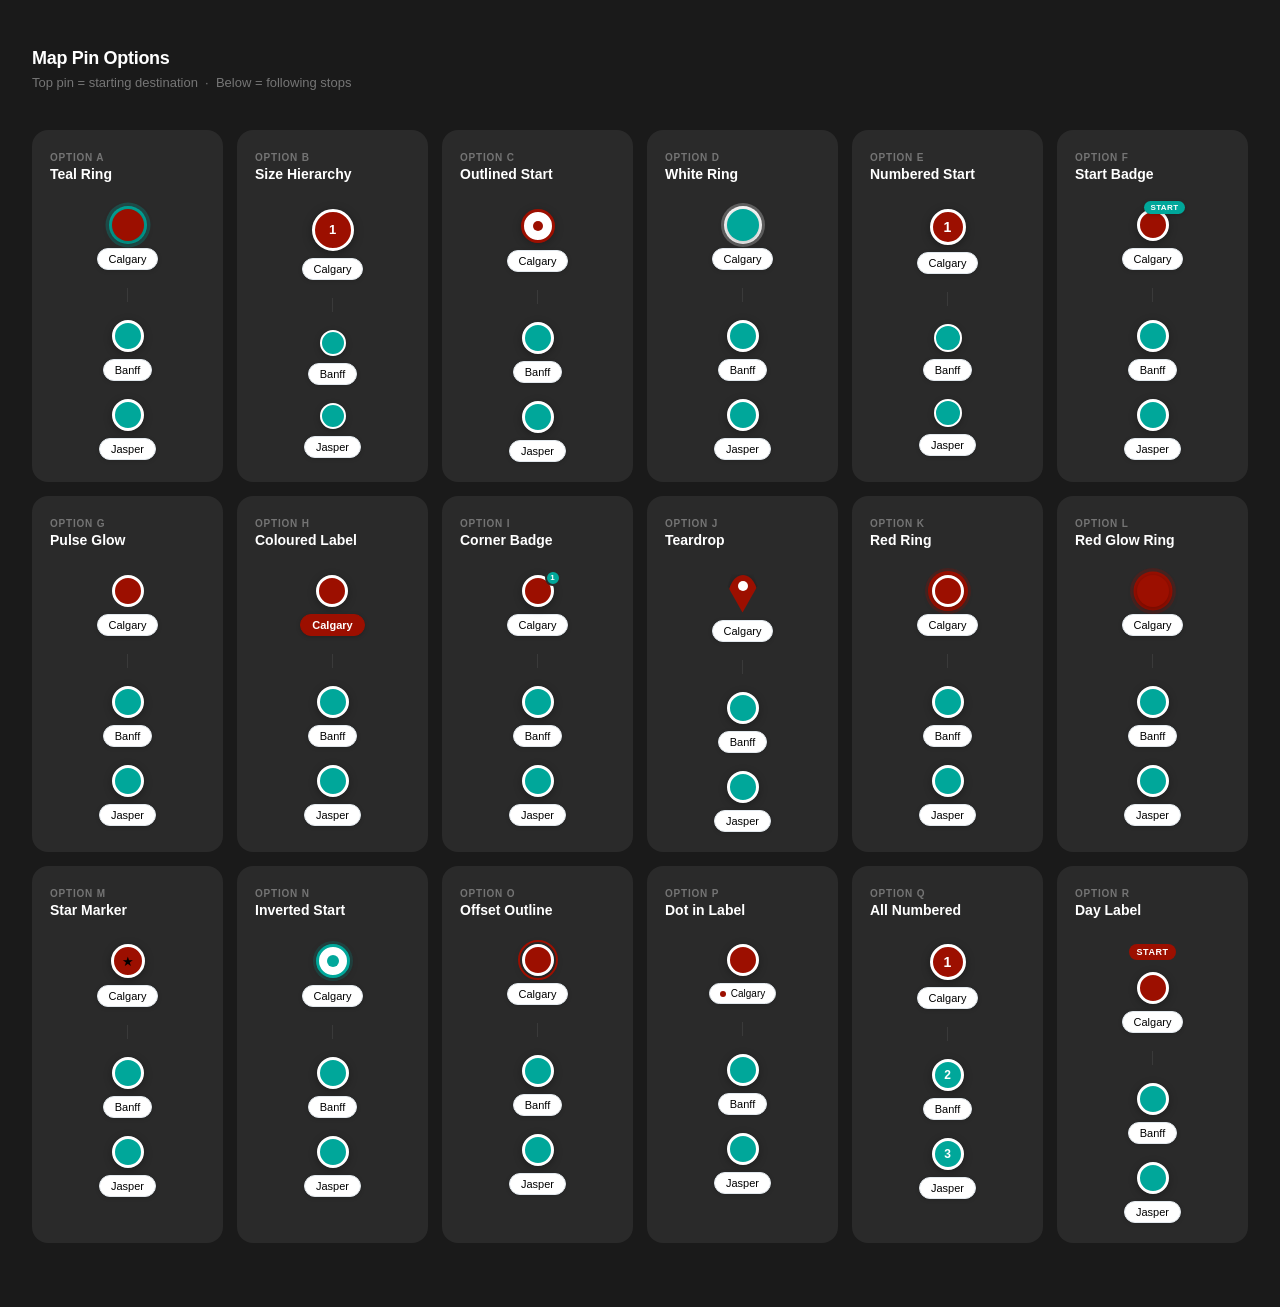
<file: pin-test.html>
<!DOCTYPE html>
<html lang="en">
<head>
  <meta charset="UTF-8">
  <meta name="viewport" content="width=device-width, initial-scale=1">
  <title>Pin Options — TA Itineraries</title>
  <style>
    *, *::before, *::after { box-sizing: border-box; margin: 0; padding: 0; }

    body {
      font-family: -apple-system, BlinkMacSystemFont, 'Segoe UI', sans-serif;
      background: #1A1A1A;
      min-height: 100vh;
      padding: 48px 32px 64px;
    }

    h1 {
      color: #fff;
      font-size: 18px;
      font-weight: 600;
      letter-spacing: -0.3px;
      margin-bottom: 6px;
    }

    .subtitle {
      color: rgba(255,255,255,0.4);
      font-size: 13px;
      margin-bottom: 40px;
    }

    .options-grid {
      display: grid;
      grid-template-columns: repeat(auto-fill, minmax(180px, 1fr));
      gap: 14px;
    }

    .option-card {
      background: #2A2A2A;
      border-radius: 16px;
      padding: 22px 18px 20px;
      display: flex;
      flex-direction: column;
      align-items: center;
    }

    .option-label {
      font-size: 10px;
      font-weight: 700;
      letter-spacing: 0.8px;
      text-transform: uppercase;
      color: rgba(255,255,255,0.35);
      margin-bottom: 3px;
      align-self: flex-start;
    }

    .option-name {
      font-size: 14px;
      font-weight: 600;
      color: #fff;
      margin-bottom: 26px;
      align-self: flex-start;
      line-height: 1.2;
    }

    .pin-col {
      display: flex;
      flex-direction: column;
      align-items: center;
      gap: 18px;
      width: 100%;
    }

    .pin-item {
      display: flex;
      flex-direction: column;
      align-items: center;
      gap: 7px;
    }

    .pin-circle {
      border-radius: 50%;
      display: flex;
      align-items: center;
      justify-content: center;
      flex-shrink: 0;
    }

    .name-pill {
      background: #fff;
      border: 1px solid #E2E8ED;
      border-radius: 100px;
      padding: 4px 11px;
      font-size: 11px;
      font-weight: 500;
      white-space: nowrap;
      color: #000;
      box-shadow: 0 1px 4px rgba(0,0,0,0.15);
    }

    .divider {
      width: 1px;
      height: 14px;
      background: rgba(255,255,255,0.08);
    }

    /* ── A: Teal ring ── */
    .a-start {
      width: 32px; height: 32px;
      background: #9C0F00;
      border: 3px solid transparent;
      box-shadow: 0 2px 8px rgba(0,0,0,0.35), 0 0 0 3px #00A79A, 0 0 0 6.5px rgba(0,167,154,0.28);
    }
    .a-follow {
      width: 32px; height: 32px;
      background: #00A79A;
      border: 3px solid #fff;
      box-shadow: 0 2px 8px rgba(0,0,0,0.3);
    }

    /* ── B: Size hierarchy ── */
    .b-start {
      width: 42px; height: 42px;
      background: #9C0F00;
      border: 3px solid #fff;
      box-shadow: 0 2px 10px rgba(0,0,0,0.35);
      font-size: 13px; font-weight: 700; color: #fff;
      font-family: -apple-system, sans-serif;
    }
    .b-follow {
      width: 26px; height: 26px;
      background: #00A79A;
      border: 2px solid #fff;
      box-shadow: 0 2px 6px rgba(0,0,0,0.25);
    }

    /* ── C: Outlined / hollow start ── */
    .c-start {
      width: 34px; height: 34px;
      background: #fff;
      border: 3px solid #9C0F00;
      box-shadow: 0 2px 8px rgba(0,0,0,0.25);
      position: relative;
    }
    .c-start::after {
      content: '';
      width: 10px; height: 10px;
      border-radius: 50%;
      background: #9C0F00;
      position: absolute;
    }
    .c-follow {
      width: 32px; height: 32px;
      background: #00A79A;
      border: 3px solid #fff;
      box-shadow: 0 2px 8px rgba(0,0,0,0.3);
    }

    /* ── D: All teal + white ring on start ── */
    .d-start {
      width: 32px; height: 32px;
      background: #00A79A;
      border: 3px solid transparent;
      box-shadow: 0 2px 8px rgba(0,0,0,0.3), 0 0 0 3px #fff, 0 0 0 6px rgba(255,255,255,0.25);
    }
    .d-follow {
      width: 32px; height: 32px;
      background: #00A79A;
      border: 3px solid #fff;
      box-shadow: 0 2px 8px rgba(0,0,0,0.3);
    }

    /* ── E: Number on start only ── */
    .e-start {
      width: 36px; height: 36px;
      background: #9C0F00;
      border: 3px solid #fff;
      box-shadow: 0 2px 8px rgba(0,0,0,0.35);
      font-size: 14px; font-weight: 700; color: #fff;
      font-family: -apple-system, sans-serif;
    }
    .e-follow {
      width: 28px; height: 28px;
      background: #00A79A;
      border: 2px solid #fff;
      box-shadow: 0 2px 6px rgba(0,0,0,0.25);
    }

    /* ── F: Start chip badge ── */
    .f-wrap {
      position: relative;
      display: flex;
      flex-direction: column;
      align-items: center;
    }
    .f-start {
      width: 32px; height: 32px;
      background: #9C0F00;
      border: 3px solid #fff;
      box-shadow: 0 2px 8px rgba(0,0,0,0.3);
    }
    .f-badge {
      position: absolute;
      top: -8px;
      right: -16px;
      background: #00A79A;
      color: #fff;
      font-size: 8px;
      font-weight: 700;
      letter-spacing: 0.4px;
      text-transform: uppercase;
      padding: 2px 6px;
      border-radius: 100px;
      white-space: nowrap;
      box-shadow: 0 1px 4px rgba(0,0,0,0.2);
    }
    .f-follow {
      width: 32px; height: 32px;
      background: #00A79A;
      border: 3px solid #fff;
      box-shadow: 0 2px 8px rgba(0,0,0,0.3);
    }

    /* ── G: Pulse animation ── */
    @keyframes pulse {
      0%   { box-shadow: 0 2px 8px rgba(0,0,0,0.3), 0 0 0 0 rgba(0,167,154,0.5); }
      70%  { box-shadow: 0 2px 8px rgba(0,0,0,0.3), 0 0 0 9px rgba(0,167,154,0); }
      100% { box-shadow: 0 2px 8px rgba(0,0,0,0.3), 0 0 0 0 rgba(0,167,154,0); }
    }
    .g-start {
      width: 32px; height: 32px;
      background: #9C0F00;
      border: 3px solid #fff;
      animation: pulse 2s ease-out infinite;
    }
    .g-follow {
      width: 32px; height: 32px;
      background: #00A79A;
      border: 3px solid #fff;
      box-shadow: 0 2px 8px rgba(0,0,0,0.3);
    }

    /* ── H: Coloured name pill on start ── */
    .h-start {
      width: 32px; height: 32px;
      background: #9C0F00;
      border: 3px solid #fff;
      box-shadow: 0 2px 8px rgba(0,0,0,0.3);
    }
    .h-pill-start {
      background: #9C0F00;
      border: 1px solid #9C0F00;
      border-radius: 100px;
      padding: 4px 11px;
      font-size: 11px;
      font-weight: 600;
      white-space: nowrap;
      color: #fff;
      box-shadow: 0 1px 4px rgba(0,0,0,0.2);
    }
    .h-follow {
      width: 32px; height: 32px;
      background: #00A79A;
      border: 3px solid #fff;
      box-shadow: 0 2px 8px rgba(0,0,0,0.3);
    }

    /* ── I: Corner number badge ── */
    .i-wrap {
      position: relative;
      display: flex;
      flex-direction: column;
      align-items: center;
    }
    .i-start {
      width: 32px; height: 32px;
      background: #9C0F00;
      border: 3px solid #fff;
      box-shadow: 0 2px 8px rgba(0,0,0,0.3);
    }
    .i-num {
      position: absolute;
      top: -5px;
      right: -7px;
      width: 16px; height: 16px;
      border-radius: 50%;
      background: #00A79A;
      border: 2px solid #2A2A2A;
      color: #fff;
      font-size: 8px;
      font-weight: 700;
      display: flex;
      align-items: center;
      justify-content: center;
    }
    .i-follow {
      width: 32px; height: 32px;
      background: #00A79A;
      border: 3px solid #fff;
      box-shadow: 0 2px 8px rgba(0,0,0,0.3);
    }

    /* ── J: Teardrop / location pin shape ── */
    .j-start-pin {
      width: 30px; height: 38px;
      background: #9C0F00;
      border-radius: 50% 50% 50% 50% / 60% 60% 40% 40%;
      clip-path: polygon(50% 100%, 0% 30%, 14% 0%, 86% 0%, 100% 30%);
      box-shadow: 0 3px 10px rgba(0,0,0,0.4);
      display: flex;
      align-items: 35%;
      justify-content: center;
      padding-bottom: 8px;
    }
    .j-dot {
      width: 10px; height: 10px;
      border-radius: 50%;
      background: #fff;
      margin-top: 6px;
    }
    .j-follow {
      width: 32px; height: 32px;
      background: #00A79A;
      border: 3px solid #fff;
      box-shadow: 0 2px 8px rgba(0,0,0,0.3);
    }

    /* ── K: Bold double ring ── */
    .k-start {
      width: 32px; height: 32px;
      background: #9C0F00;
      border: 3px solid #fff;
      box-shadow: 0 2px 8px rgba(0,0,0,0.3), 0 0 0 4px #9C0F00, 0 0 0 7px rgba(156,15,0,0.25);
    }
    .k-follow {
      width: 32px; height: 32px;
      background: #00A79A;
      border: 3px solid #fff;
      box-shadow: 0 2px 8px rgba(0,0,0,0.3);
    }

    /* ── L: Teal start + red ring ── */
    .l-start {
      width: 32px; height: 32px;
      background: #9C0F00;
      border: 3px solid transparent;
      box-shadow: 0 2px 8px rgba(0,0,0,0.35), 0 0 0 3.5px #9C0F00, 0 0 0 7px rgba(156,15,0,0.25);
    }
    .l-follow {
      width: 32px; height: 32px;
      background: #00A79A;
      border: 3px solid #fff;
      box-shadow: 0 2px 8px rgba(0,0,0,0.3);
    }

    /* ── M: Star / flag marker inside ── */
    .m-start {
      width: 34px; height: 34px;
      background: #9C0F00;
      border: 3px solid #fff;
      box-shadow: 0 2px 8px rgba(0,0,0,0.35);
      font-size: 13px;
      line-height: 1;
    }
    .m-follow {
      width: 32px; height: 32px;
      background: #00A79A;
      border: 3px solid #fff;
      box-shadow: 0 2px 8px rgba(0,0,0,0.3);
    }

    /* ── N: Inverted — white start, coloured border ── */
    .n-start {
      width: 34px; height: 34px;
      background: #fff;
      border: 3px solid #00A79A;
      box-shadow: 0 2px 8px rgba(0,0,0,0.2), 0 0 0 3px rgba(0,167,154,0.2);
      position: relative;
    }
    .n-start::after {
      content: '';
      width: 12px; height: 12px;
      border-radius: 50%;
      background: #00A79A;
      position: absolute;
    }
    .n-follow {
      width: 32px; height: 32px;
      background: #00A79A;
      border: 3px solid #fff;
      box-shadow: 0 2px 8px rgba(0,0,0,0.3);
    }

    /* ── O: Same size, same colour, start has inner white ring ── */
    .o-start {
      width: 32px; height: 32px;
      background: #9C0F00;
      border: 3px solid #fff;
      box-shadow: 0 2px 8px rgba(0,0,0,0.3);
      outline: 2.5px solid #9C0F00;
      outline-offset: 2px;
    }
    .o-follow {
      width: 32px; height: 32px;
      background: #00A79A;
      border: 3px solid #fff;
      box-shadow: 0 2px 8px rgba(0,0,0,0.3);
    }

    /* ── P: Start pill says "Start · City" ── */
    .p-start {
      width: 32px; height: 32px;
      background: #9C0F00;
      border: 3px solid #fff;
      box-shadow: 0 2px 8px rgba(0,0,0,0.3);
    }
    .p-pill-start {
      background: #fff;
      border: 1px solid #E2E8ED;
      border-radius: 100px;
      padding: 4px 10px;
      font-size: 10px;
      font-weight: 500;
      white-space: nowrap;
      color: #000;
      box-shadow: 0 1px 4px rgba(0,0,0,0.15);
      display: flex;
      align-items: center;
      gap: 5px;
    }
    .p-pill-dot {
      width: 6px; height: 6px;
      border-radius: 50%;
      background: #9C0F00;
      flex-shrink: 0;
    }
    .p-follow {
      width: 32px; height: 32px;
      background: #00A79A;
      border: 3px solid #fff;
      box-shadow: 0 2px 8px rgba(0,0,0,0.3);
    }

    /* ── Q: All numbered ── */
    .q-start {
      width: 36px; height: 36px;
      background: #9C0F00;
      border: 3px solid #fff;
      box-shadow: 0 2px 8px rgba(0,0,0,0.35);
      font-size: 14px; font-weight: 700; color: #fff;
      font-family: -apple-system, sans-serif;
    }
    .q-follow {
      width: 32px; height: 32px;
      background: #00A79A;
      border: 3px solid #fff;
      box-shadow: 0 2px 8px rgba(0,0,0,0.3);
      font-size: 12px; font-weight: 700; color: #fff;
      font-family: -apple-system, sans-serif;
    }

    /* ── R: Start with "day 1" label above ── */
    .r-start {
      width: 32px; height: 32px;
      background: #9C0F00;
      border: 3px solid #fff;
      box-shadow: 0 2px 8px rgba(0,0,0,0.3);
    }
    .r-day-label {
      background: #9C0F00;
      color: #fff;
      font-size: 9px;
      font-weight: 700;
      letter-spacing: 0.5px;
      text-transform: uppercase;
      padding: 3px 8px;
      border-radius: 100px;
      margin-bottom: 5px;
    }
    .r-follow {
      width: 32px; height: 32px;
      background: #00A79A;
      border: 3px solid #fff;
      box-shadow: 0 2px 8px rgba(0,0,0,0.3);
    }
  </style>
</head>
<body>

  <h1>Map Pin Options</h1>
  <p class="subtitle">Top pin = starting destination &nbsp;·&nbsp; Below = following stops</p>

  <div class="options-grid">

    <!-- A: Teal ring -->
    <div class="option-card">
      <div class="option-label">Option A</div>
      <div class="option-name">Teal Ring</div>
      <div class="pin-col">
        <div class="pin-item">
          <div class="pin-circle a-start"></div>
          <div class="name-pill">Calgary</div>
        </div>
        <div class="divider"></div>
        <div class="pin-item">
          <div class="pin-circle a-follow"></div>
          <div class="name-pill">Banff</div>
        </div>
        <div class="pin-item">
          <div class="pin-circle a-follow"></div>
          <div class="name-pill">Jasper</div>
        </div>
      </div>
    </div>

    <!-- B: Size hierarchy -->
    <div class="option-card">
      <div class="option-label">Option B</div>
      <div class="option-name">Size Hierarchy</div>
      <div class="pin-col">
        <div class="pin-item">
          <div class="pin-circle b-start">1</div>
          <div class="name-pill">Calgary</div>
        </div>
        <div class="divider"></div>
        <div class="pin-item">
          <div class="pin-circle b-follow"></div>
          <div class="name-pill">Banff</div>
        </div>
        <div class="pin-item">
          <div class="pin-circle b-follow"></div>
          <div class="name-pill">Jasper</div>
        </div>
      </div>
    </div>

    <!-- C: Outlined start -->
    <div class="option-card">
      <div class="option-label">Option C</div>
      <div class="option-name">Outlined Start</div>
      <div class="pin-col">
        <div class="pin-item">
          <div class="pin-circle c-start"></div>
          <div class="name-pill">Calgary</div>
        </div>
        <div class="divider"></div>
        <div class="pin-item">
          <div class="pin-circle c-follow"></div>
          <div class="name-pill">Banff</div>
        </div>
        <div class="pin-item">
          <div class="pin-circle c-follow"></div>
          <div class="name-pill">Jasper</div>
        </div>
      </div>
    </div>

    <!-- D: All teal + white ring -->
    <div class="option-card">
      <div class="option-label">Option D</div>
      <div class="option-name">White Ring</div>
      <div class="pin-col">
        <div class="pin-item">
          <div class="pin-circle d-start"></div>
          <div class="name-pill">Calgary</div>
        </div>
        <div class="divider"></div>
        <div class="pin-item">
          <div class="pin-circle d-follow"></div>
          <div class="name-pill">Banff</div>
        </div>
        <div class="pin-item">
          <div class="pin-circle d-follow"></div>
          <div class="name-pill">Jasper</div>
        </div>
      </div>
    </div>

    <!-- E: Number on start only -->
    <div class="option-card">
      <div class="option-label">Option E</div>
      <div class="option-name">Numbered Start</div>
      <div class="pin-col">
        <div class="pin-item">
          <div class="pin-circle e-start">1</div>
          <div class="name-pill">Calgary</div>
        </div>
        <div class="divider"></div>
        <div class="pin-item">
          <div class="pin-circle e-follow"></div>
          <div class="name-pill">Banff</div>
        </div>
        <div class="pin-item">
          <div class="pin-circle e-follow"></div>
          <div class="name-pill">Jasper</div>
        </div>
      </div>
    </div>

    <!-- F: Start chip badge -->
    <div class="option-card">
      <div class="option-label">Option F</div>
      <div class="option-name">Start Badge</div>
      <div class="pin-col">
        <div class="pin-item">
          <div class="f-wrap">
            <div class="pin-circle f-start"></div>
            <div class="f-badge">Start</div>
          </div>
          <div class="name-pill">Calgary</div>
        </div>
        <div class="divider"></div>
        <div class="pin-item">
          <div class="pin-circle f-follow"></div>
          <div class="name-pill">Banff</div>
        </div>
        <div class="pin-item">
          <div class="pin-circle f-follow"></div>
          <div class="name-pill">Jasper</div>
        </div>
      </div>
    </div>

    <!-- G: Pulse animation -->
    <div class="option-card">
      <div class="option-label">Option G</div>
      <div class="option-name">Pulse Glow</div>
      <div class="pin-col">
        <div class="pin-item">
          <div class="pin-circle g-start"></div>
          <div class="name-pill">Calgary</div>
        </div>
        <div class="divider"></div>
        <div class="pin-item">
          <div class="pin-circle g-follow"></div>
          <div class="name-pill">Banff</div>
        </div>
        <div class="pin-item">
          <div class="pin-circle g-follow"></div>
          <div class="name-pill">Jasper</div>
        </div>
      </div>
    </div>

    <!-- H: Coloured name pill -->
    <div class="option-card">
      <div class="option-label">Option H</div>
      <div class="option-name">Coloured Label</div>
      <div class="pin-col">
        <div class="pin-item">
          <div class="pin-circle h-start"></div>
          <div class="h-pill-start">Calgary</div>
        </div>
        <div class="divider"></div>
        <div class="pin-item">
          <div class="pin-circle h-follow"></div>
          <div class="name-pill">Banff</div>
        </div>
        <div class="pin-item">
          <div class="pin-circle h-follow"></div>
          <div class="name-pill">Jasper</div>
        </div>
      </div>
    </div>

    <!-- I: Corner number badge -->
    <div class="option-card">
      <div class="option-label">Option I</div>
      <div class="option-name">Corner Badge</div>
      <div class="pin-col">
        <div class="pin-item">
          <div class="i-wrap">
            <div class="pin-circle i-start"></div>
            <div class="i-num">1</div>
          </div>
          <div class="name-pill">Calgary</div>
        </div>
        <div class="divider"></div>
        <div class="pin-item">
          <div class="pin-circle i-follow"></div>
          <div class="name-pill">Banff</div>
        </div>
        <div class="pin-item">
          <div class="pin-circle i-follow"></div>
          <div class="name-pill">Jasper</div>
        </div>
      </div>
    </div>

    <!-- J: Teardrop shape -->
    <div class="option-card">
      <div class="option-label">Option J</div>
      <div class="option-name">Teardrop</div>
      <div class="pin-col">
        <div class="pin-item">
          <div class="j-start-pin">
            <div class="j-dot"></div>
          </div>
          <div class="name-pill">Calgary</div>
        </div>
        <div class="divider"></div>
        <div class="pin-item">
          <div class="pin-circle j-follow"></div>
          <div class="name-pill">Banff</div>
        </div>
        <div class="pin-item">
          <div class="pin-circle j-follow"></div>
          <div class="name-pill">Jasper</div>
        </div>
      </div>
    </div>

    <!-- K: Bold red double ring -->
    <div class="option-card">
      <div class="option-label">Option K</div>
      <div class="option-name">Red Ring</div>
      <div class="pin-col">
        <div class="pin-item">
          <div class="pin-circle k-start"></div>
          <div class="name-pill">Calgary</div>
        </div>
        <div class="divider"></div>
        <div class="pin-item">
          <div class="pin-circle k-follow"></div>
          <div class="name-pill">Banff</div>
        </div>
        <div class="pin-item">
          <div class="pin-circle k-follow"></div>
          <div class="name-pill">Jasper</div>
        </div>
      </div>
    </div>

    <!-- L: Same red, ring directly on pin -->
    <div class="option-card">
      <div class="option-label">Option L</div>
      <div class="option-name">Red Glow Ring</div>
      <div class="pin-col">
        <div class="pin-item">
          <div class="pin-circle l-start"></div>
          <div class="name-pill">Calgary</div>
        </div>
        <div class="divider"></div>
        <div class="pin-item">
          <div class="pin-circle l-follow"></div>
          <div class="name-pill">Banff</div>
        </div>
        <div class="pin-item">
          <div class="pin-circle l-follow"></div>
          <div class="name-pill">Jasper</div>
        </div>
      </div>
    </div>

    <!-- M: Star emoji inside -->
    <div class="option-card">
      <div class="option-label">Option M</div>
      <div class="option-name">Star Marker</div>
      <div class="pin-col">
        <div class="pin-item">
          <div class="pin-circle m-start">★</div>
          <div class="name-pill">Calgary</div>
        </div>
        <div class="divider"></div>
        <div class="pin-item">
          <div class="pin-circle m-follow"></div>
          <div class="name-pill">Banff</div>
        </div>
        <div class="pin-item">
          <div class="pin-circle m-follow"></div>
          <div class="name-pill">Jasper</div>
        </div>
      </div>
    </div>

    <!-- N: Inverted — white pin, teal border + ring -->
    <div class="option-card">
      <div class="option-label">Option N</div>
      <div class="option-name">Inverted Start</div>
      <div class="pin-col">
        <div class="pin-item">
          <div class="pin-circle n-start"></div>
          <div class="name-pill">Calgary</div>
        </div>
        <div class="divider"></div>
        <div class="pin-item">
          <div class="pin-circle n-follow"></div>
          <div class="name-pill">Banff</div>
        </div>
        <div class="pin-item">
          <div class="pin-circle n-follow"></div>
          <div class="name-pill">Jasper</div>
        </div>
      </div>
    </div>

    <!-- O: Outline offset ring (CSS outline) -->
    <div class="option-card">
      <div class="option-label">Option O</div>
      <div class="option-name">Offset Outline</div>
      <div class="pin-col">
        <div class="pin-item">
          <div class="pin-circle o-start"></div>
          <div class="name-pill">Calgary</div>
        </div>
        <div class="divider"></div>
        <div class="pin-item">
          <div class="pin-circle o-follow"></div>
          <div class="name-pill">Banff</div>
        </div>
        <div class="pin-item">
          <div class="pin-circle o-follow"></div>
          <div class="name-pill">Jasper</div>
        </div>
      </div>
    </div>

    <!-- P: Start label with coloured dot prefix -->
    <div class="option-card">
      <div class="option-label">Option P</div>
      <div class="option-name">Dot in Label</div>
      <div class="pin-col">
        <div class="pin-item">
          <div class="pin-circle p-start"></div>
          <div class="p-pill-start">
            <div class="p-pill-dot"></div>
            Calgary
          </div>
        </div>
        <div class="divider"></div>
        <div class="pin-item">
          <div class="pin-circle p-follow"></div>
          <div class="name-pill">Banff</div>
        </div>
        <div class="pin-item">
          <div class="pin-circle p-follow"></div>
          <div class="name-pill">Jasper</div>
        </div>
      </div>
    </div>

    <!-- Q: All numbered -->
    <div class="option-card">
      <div class="option-label">Option Q</div>
      <div class="option-name">All Numbered</div>
      <div class="pin-col">
        <div class="pin-item">
          <div class="pin-circle q-start">1</div>
          <div class="name-pill">Calgary</div>
        </div>
        <div class="divider"></div>
        <div class="pin-item">
          <div class="pin-circle q-follow">2</div>
          <div class="name-pill">Banff</div>
        </div>
        <div class="pin-item">
          <div class="pin-circle q-follow">3</div>
          <div class="name-pill">Jasper</div>
        </div>
      </div>
    </div>

    <!-- R: Day label above start pin -->
    <div class="option-card">
      <div class="option-label">Option R</div>
      <div class="option-name">Day Label</div>
      <div class="pin-col">
        <div class="pin-item">
          <div class="r-day-label">Start</div>
          <div class="pin-circle r-start"></div>
          <div class="name-pill">Calgary</div>
        </div>
        <div class="divider"></div>
        <div class="pin-item">
          <div class="pin-circle r-follow"></div>
          <div class="name-pill">Banff</div>
        </div>
        <div class="pin-item">
          <div class="pin-circle r-follow"></div>
          <div class="name-pill">Jasper</div>
        </div>
      </div>
    </div>

  </div>

</body>
</html>
</file>
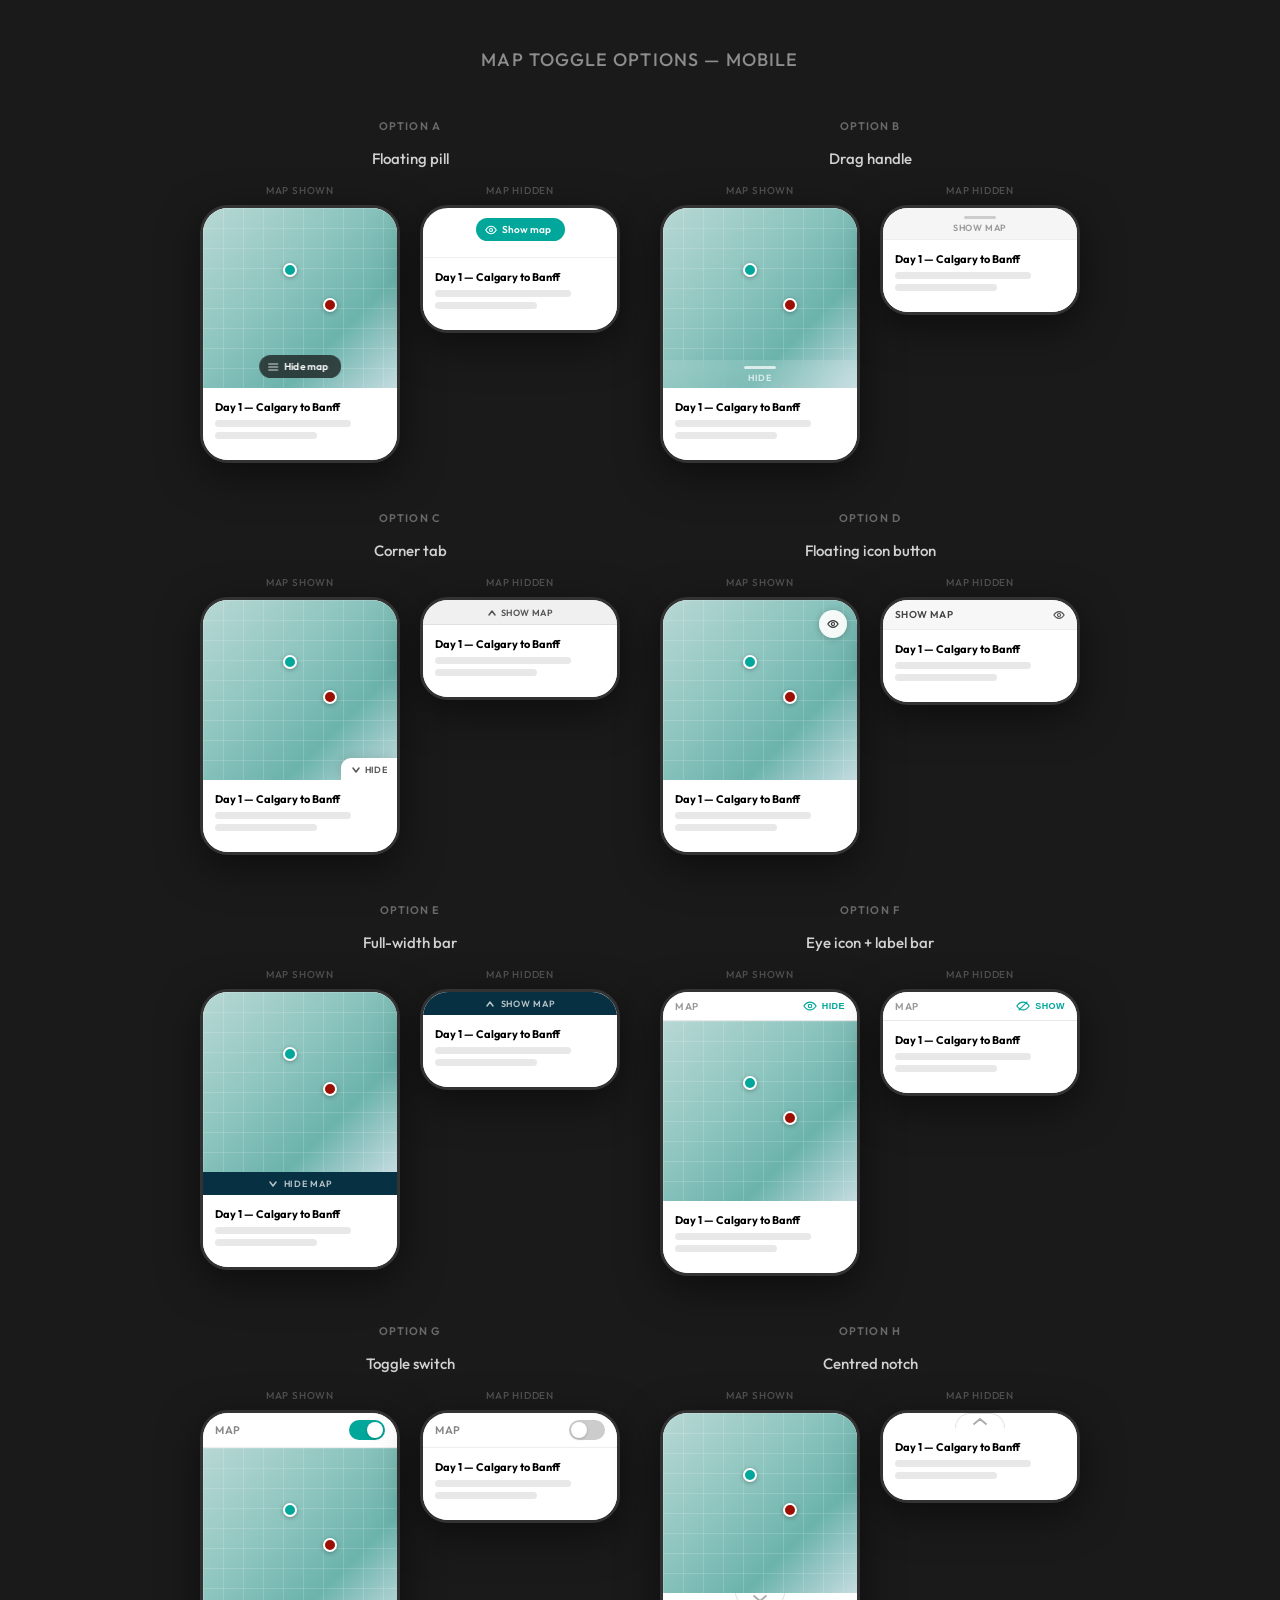
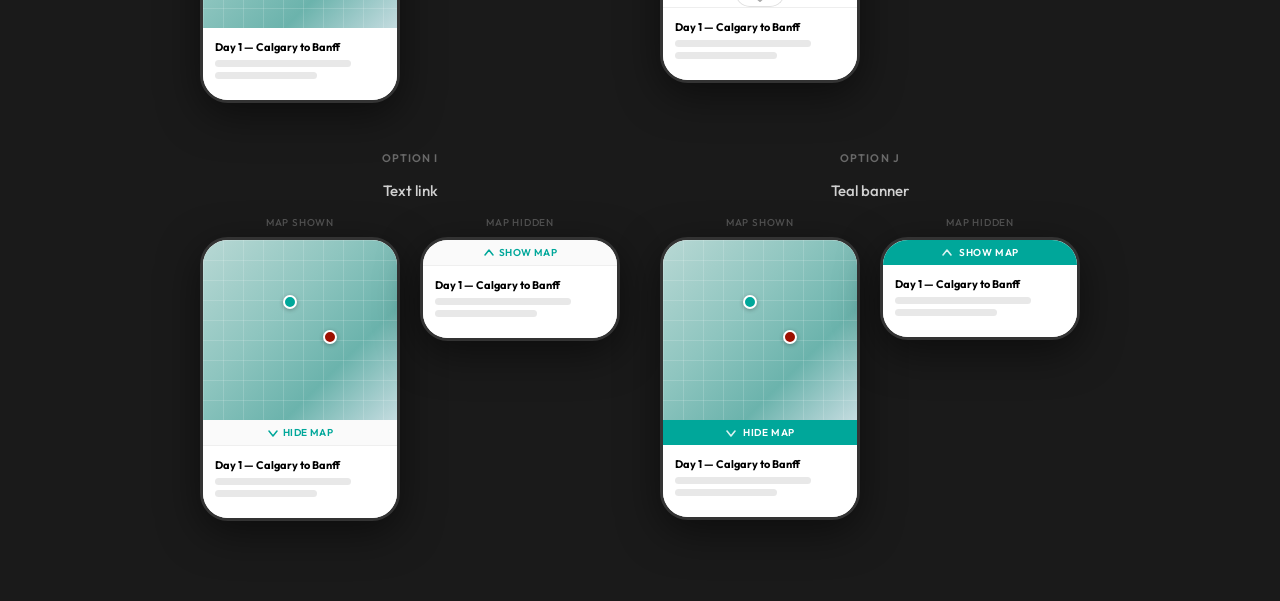
<file: toggle-test.html>
<!DOCTYPE html>
<html lang="en">
<head>
  <meta charset="UTF-8">
  <meta name="viewport" content="width=device-width, initial-scale=1">
  <title>Map Toggle Options</title>
  <link href="https://fonts.googleapis.com/css2?family=Outfit:wght@300;400;500;600;700&display=swap" rel="stylesheet">
  <style>
    *, *::before, *::after { box-sizing: border-box; margin: 0; padding: 0; }

    body {
      font-family: 'Outfit', sans-serif;
      background: #1A1A1A;
      min-height: 100vh;
      padding: 48px 24px 80px;
      color: #fff;
    }

    h1 {
      text-align: center;
      font-size: 18px;
      font-weight: 500;
      color: rgba(255,255,255,0.5);
      letter-spacing: 0.06em;
      text-transform: uppercase;
      margin-bottom: 48px;
    }

    .grid {
      display: flex;
      flex-wrap: wrap;
      gap: 48px 40px;
      justify-content: center;
    }

    .option {
      display: flex;
      flex-direction: column;
      align-items: center;
      gap: 16px;
    }

    .option-label {
      font-size: 11px;
      font-weight: 600;
      letter-spacing: 0.1em;
      text-transform: uppercase;
      color: rgba(255,255,255,0.35);
    }

    .option-title {
      font-size: 15px;
      font-weight: 500;
      color: rgba(255,255,255,0.8);
      text-align: center;
    }

    .states {
      display: flex;
      gap: 20px;
      align-items: flex-start;
    }

    .state-wrap {
      display: flex;
      flex-direction: column;
      align-items: center;
      gap: 8px;
    }

    .state-label {
      font-size: 10px;
      font-weight: 500;
      letter-spacing: 0.08em;
      text-transform: uppercase;
      color: rgba(255,255,255,0.25);
    }

    /* ── Phone shell ── */
    .phone {
      width: 200px;
      background: #fff;
      border-radius: 28px;
      overflow: hidden;
      border: 3px solid #333;
      box-shadow: 0 12px 40px rgba(0,0,0,0.5);
      position: relative;
    }

    /* Map area mockup */
    .mock-map {
      width: 100%;
      height: 180px;
      background: linear-gradient(135deg, #b8d8d4 0%, #8ec5bf 40%, #6bb3ac 70%, #c5dce0 100%);
      position: relative;
      overflow: hidden;
      transition: height 0.4s cubic-bezier(0.4,0,0.2,1);
      flex-shrink: 0;
    }

    .mock-map.hidden {
      height: 0;
    }

    /* Map grid lines */
    .mock-map::before {
      content: '';
      position: absolute;
      inset: 0;
      background-image:
        linear-gradient(rgba(255,255,255,0.15) 1px, transparent 1px),
        linear-gradient(90deg, rgba(255,255,255,0.15) 1px, transparent 1px);
      background-size: 20px 20px;
    }

    /* Mock map pin */
    .mock-pin {
      position: absolute;
      top: 55px;
      left: 80px;
      width: 14px;
      height: 14px;
      border-radius: 50%;
      background: #00A79A;
      border: 2px solid #fff;
      box-shadow: 0 1px 4px rgba(0,0,0,0.3);
    }
    .mock-pin2 {
      position: absolute;
      top: 90px;
      left: 120px;
      width: 14px;
      height: 14px;
      border-radius: 50%;
      background: #9C0F00;
      border: 2px solid #fff;
      box-shadow: 0 1px 4px rgba(0,0,0,0.3);
    }

    /* Content area below map */
    .mock-content {
      background: #fff;
      padding: 12px 12px 16px;
    }

    .mock-day-title {
      font-size: 11px;
      font-weight: 700;
      color: #000;
      margin-bottom: 6px;
    }

    .mock-line {
      height: 7px;
      border-radius: 4px;
      background: #e8e8e8;
      margin-bottom: 5px;
    }
    .mock-line.short { width: 60%; }
    .mock-line.med   { width: 80%; }


    /* ════════════════════════════════════════
       OPTION A — Bottom pill "Hide Map"
    ════════════════════════════════════════ */
    .opt-a .map-pill-btn {
      position: absolute;
      bottom: 10px;
      left: 50%;
      transform: translateX(-50%);
      background: rgba(18,18,18,0.72);
      backdrop-filter: blur(8px);
      -webkit-backdrop-filter: blur(8px);
      border: none;
      border-radius: 100px;
      padding: 5px 12px 5px 8px;
      color: #fff;
      font-size: 10px;
      font-weight: 600;
      font-family: 'Outfit', sans-serif;
      display: flex;
      align-items: center;
      gap: 5px;
      white-space: nowrap;
      cursor: pointer;
      letter-spacing: 0.02em;
    }

    .opt-a .map-pill-btn svg {
      width: 12px;
      height: 12px;
      opacity: 0.8;
    }

    /* Show Map pill — floats below collapsed map */
    .opt-a .show-map-pill {
      display: flex;
      align-items: center;
      justify-content: center;
      margin: 10px auto 0;
      width: fit-content;
      background: #00A79A;
      border: none;
      border-radius: 100px;
      padding: 5px 14px 5px 9px;
      color: #fff;
      font-size: 10px;
      font-weight: 600;
      font-family: 'Outfit', sans-serif;
      gap: 5px;
      white-space: nowrap;
      cursor: pointer;
    }

    .opt-a .show-map-pill svg {
      width: 12px;
      height: 12px;
    }


    /* ════════════════════════════════════════
       OPTION B — Drag handle tab
    ════════════════════════════════════════ */
    .opt-b .drag-handle {
      position: absolute;
      bottom: 0;
      left: 0;
      right: 0;
      display: flex;
      flex-direction: column;
      align-items: center;
      padding: 6px 0 5px;
      background: rgba(255,255,255,0.12);
      backdrop-filter: blur(6px);
      gap: 3px;
      cursor: pointer;
    }

    .opt-b .drag-handle-bar {
      width: 32px;
      height: 3px;
      border-radius: 2px;
      background: rgba(255,255,255,0.7);
    }

    .opt-b .drag-handle-label {
      font-size: 9px;
      font-weight: 600;
      letter-spacing: 0.06em;
      text-transform: uppercase;
      color: rgba(255,255,255,0.7);
    }

    .opt-b .show-handle {
      display: flex;
      flex-direction: column;
      align-items: center;
      padding: 8px 0 6px;
      background: #f5f5f5;
      cursor: pointer;
      gap: 3px;
      border-bottom: 1px solid #eee;
    }

    .opt-b .show-handle-bar {
      width: 32px;
      height: 3px;
      border-radius: 2px;
      background: #ccc;
    }

    .opt-b .show-handle-label {
      font-size: 9px;
      font-weight: 600;
      letter-spacing: 0.06em;
      text-transform: uppercase;
      color: #999;
    }


    /* ════════════════════════════════════════
       OPTION C — Corner chevron tab
    ════════════════════════════════════════ */
    .opt-c .chevron-tab {
      position: absolute;
      bottom: 0;
      right: 0;
      background: #fff;
      border: none;
      border-top-left-radius: 10px;
      padding: 6px 10px 5px 10px;
      cursor: pointer;
      display: flex;
      align-items: center;
      gap: 4px;
      box-shadow: -2px -2px 8px rgba(0,0,0,0.1);
    }

    .opt-c .chevron-tab svg {
      width: 10px;
      height: 10px;
      color: #555;
    }

    .opt-c .chevron-tab span {
      font-size: 9px;
      font-weight: 600;
      color: #555;
      letter-spacing: 0.04em;
      text-transform: uppercase;
    }

    .opt-c .show-tab {
      display: flex;
      align-items: center;
      justify-content: center;
      padding: 7px 10px 6px;
      background: #f0f0f0;
      border-bottom: 1px solid #e0e0e0;
      cursor: pointer;
      gap: 4px;
    }

    .opt-c .show-tab svg {
      width: 10px;
      height: 10px;
      color: #555;
    }

    .opt-c .show-tab span {
      font-size: 9px;
      font-weight: 600;
      color: #555;
      letter-spacing: 0.04em;
      text-transform: uppercase;
    }


    /* ════════════════════════════════════════
       OPTION D — Floating icon button (top-right of map)
    ════════════════════════════════════════ */
    .opt-d .float-btn {
      position: absolute;
      top: 10px;
      right: 10px;
      width: 28px;
      height: 28px;
      border-radius: 50%;
      background: rgba(255,255,255,0.92);
      border: none;
      display: flex;
      align-items: center;
      justify-content: center;
      cursor: pointer;
      box-shadow: 0 1px 6px rgba(0,0,0,0.25);
    }

    .opt-d .float-btn svg {
      width: 12px;
      height: 12px;
      color: #333;
    }

    .opt-d .show-banner {
      display: flex;
      align-items: center;
      justify-content: space-between;
      padding: 8px 12px;
      background: #f7f7f7;
      border-bottom: 1px solid #eee;
      cursor: pointer;
    }

    .opt-d .show-banner span {
      font-size: 10px;
      font-weight: 600;
      color: #444;
      letter-spacing: 0.04em;
      text-transform: uppercase;
    }

    .opt-d .show-banner svg {
      width: 12px;
      height: 12px;
      color: #555;
    }


    /* ════════════════════════════════════════
       OPTION E — Full-width collapse bar
    ════════════════════════════════════════ */
    .opt-e .collapse-bar {
      display: flex;
      align-items: center;
      justify-content: center;
      padding: 6px 0;
      background: #073142;
      cursor: pointer;
      gap: 6px;
    }

    .opt-e .collapse-bar svg {
      width: 10px;
      height: 10px;
      color: rgba(255,255,255,0.7);
    }

    .opt-e .collapse-bar span {
      font-size: 9px;
      font-weight: 600;
      letter-spacing: 0.08em;
      text-transform: uppercase;
      color: rgba(255,255,255,0.7);
    }

    .opt-e .expand-bar {
      display: flex;
      align-items: center;
      justify-content: center;
      padding: 6px 0;
      background: #073142;
      cursor: pointer;
      gap: 6px;
    }

    .opt-e .expand-bar svg {
      width: 10px;
      height: 10px;
      color: rgba(255,255,255,0.7);
    }

    .opt-e .expand-bar span {
      font-size: 9px;
      font-weight: 600;
      letter-spacing: 0.08em;
      text-transform: uppercase;
      color: rgba(255,255,255,0.7);
    }


    /* ════════════════════════════════════════
       OPTION F — Map label + eye icon toggle
    ════════════════════════════════════════ */
    .opt-f .eye-bar {
      display: flex;
      align-items: center;
      justify-content: space-between;
      padding: 7px 12px;
      background: #fff;
      border-bottom: 1px solid #e8e8e8;
    }

    .opt-f .eye-bar-label {
      font-size: 10px;
      font-weight: 600;
      letter-spacing: 0.06em;
      text-transform: uppercase;
      color: #999;
    }

    .opt-f .eye-toggle {
      display: flex;
      align-items: center;
      gap: 5px;
      background: none;
      border: none;
      cursor: pointer;
      padding: 0;
    }

    .opt-f .eye-toggle svg {
      width: 14px;
      height: 14px;
      color: #00A79A;
    }

    .opt-f .eye-toggle span {
      font-size: 9px;
      font-weight: 600;
      letter-spacing: 0.05em;
      text-transform: uppercase;
      color: #00A79A;
    }

    .divider-label {
      text-align: center;
      font-size: 10px;
      font-weight: 600;
      letter-spacing: 0.08em;
      text-transform: uppercase;
      color: rgba(255,255,255,0.2);
      margin: 4px 0;
    }
  </style>
</head>
<body>

<h1>Map Toggle Options — Mobile</h1>

<div class="grid">

  <!-- ── OPTION A: Pill button ── -->
  <div class="option opt-a">
    <div class="option-label">Option A</div>
    <div class="option-title">Floating pill</div>
    <div class="states">
      <div class="state-wrap">
        <div class="state-label">Map shown</div>
        <div class="phone">
          <div class="mock-map">
            <div class="mock-pin"></div>
            <div class="mock-pin2"></div>
            <button class="map-pill-btn">
              <svg viewBox="0 0 16 16" fill="none"><path d="M2 4h12M2 8h12M2 12h12" stroke="currentColor" stroke-width="1.5" stroke-linecap="round"/></svg>
              Hide map
            </button>
          </div>
          <div class="mock-content">
            <div class="mock-day-title">Day 1 — Calgary to Banff</div>
            <div class="mock-line med"></div>
            <div class="mock-line short"></div>
          </div>
        </div>
      </div>
      <div class="state-wrap">
        <div class="state-label">Map hidden</div>
        <div class="phone">
          <div class="mock-map hidden"></div>
          <div class="mock-content" style="padding-top:0">
            <button class="show-map-pill">
              <svg viewBox="0 0 16 16" fill="none"><path d="M1 8s3-5 7-5 7 5 7 5-3 5-7 5-7-5-7-5z" stroke="currentColor" stroke-width="1.5"/><circle cx="8" cy="8" r="2" stroke="currentColor" stroke-width="1.5"/></svg>
              Show map
            </button>
          </div>
          <div class="mock-content" style="border-top:1px solid #eee">
            <div class="mock-day-title">Day 1 — Calgary to Banff</div>
            <div class="mock-line med"></div>
            <div class="mock-line short"></div>
          </div>
        </div>
      </div>
    </div>
  </div>

  <!-- ── OPTION B: Drag handle ── -->
  <div class="option opt-b">
    <div class="option-label">Option B</div>
    <div class="option-title">Drag handle</div>
    <div class="states">
      <div class="state-wrap">
        <div class="state-label">Map shown</div>
        <div class="phone">
          <div class="mock-map">
            <div class="mock-pin"></div>
            <div class="mock-pin2"></div>
            <div class="drag-handle">
              <div class="drag-handle-bar"></div>
              <div class="drag-handle-label">Hide</div>
            </div>
          </div>
          <div class="mock-content">
            <div class="mock-day-title">Day 1 — Calgary to Banff</div>
            <div class="mock-line med"></div>
            <div class="mock-line short"></div>
          </div>
        </div>
      </div>
      <div class="state-wrap">
        <div class="state-label">Map hidden</div>
        <div class="phone">
          <div class="mock-map hidden"></div>
          <div class="show-handle">
            <div class="show-handle-bar"></div>
            <div class="show-handle-label">Show map</div>
          </div>
          <div class="mock-content">
            <div class="mock-day-title">Day 1 — Calgary to Banff</div>
            <div class="mock-line med"></div>
            <div class="mock-line short"></div>
          </div>
        </div>
      </div>
    </div>
  </div>

  <!-- ── OPTION C: Corner chevron tab ── -->
  <div class="option opt-c">
    <div class="option-label">Option C</div>
    <div class="option-title">Corner tab</div>
    <div class="states">
      <div class="state-wrap">
        <div class="state-label">Map shown</div>
        <div class="phone">
          <div class="mock-map">
            <div class="mock-pin"></div>
            <div class="mock-pin2"></div>
            <div class="chevron-tab">
              <svg viewBox="0 0 10 10" fill="none"><path d="M2 3l3 4 3-4" stroke="currentColor" stroke-width="1.5" stroke-linecap="round" stroke-linejoin="round"/></svg>
              <span>Hide</span>
            </div>
          </div>
          <div class="mock-content">
            <div class="mock-day-title">Day 1 — Calgary to Banff</div>
            <div class="mock-line med"></div>
            <div class="mock-line short"></div>
          </div>
        </div>
      </div>
      <div class="state-wrap">
        <div class="state-label">Map hidden</div>
        <div class="phone">
          <div class="mock-map hidden"></div>
          <div class="show-tab">
            <svg viewBox="0 0 10 10" fill="none"><path d="M2 7l3-4 3 4" stroke="currentColor" stroke-width="1.5" stroke-linecap="round" stroke-linejoin="round"/></svg>
            <span>Show map</span>
          </div>
          <div class="mock-content">
            <div class="mock-day-title">Day 1 — Calgary to Banff</div>
            <div class="mock-line med"></div>
            <div class="mock-line short"></div>
          </div>
        </div>
      </div>
    </div>
  </div>

  <!-- ── OPTION D: Floating icon (top-right) ── -->
  <div class="option opt-d">
    <div class="option-label">Option D</div>
    <div class="option-title">Floating icon button</div>
    <div class="states">
      <div class="state-wrap">
        <div class="state-label">Map shown</div>
        <div class="phone">
          <div class="mock-map">
            <div class="mock-pin"></div>
            <div class="mock-pin2"></div>
            <button class="float-btn">
              <svg viewBox="0 0 14 14" fill="none"><path d="M1 7s2.5-4 6-4 6 4 6 4-2.5 4-6 4-6-4-6-4z" stroke="currentColor" stroke-width="1.3"/><circle cx="7" cy="7" r="1.8" stroke="currentColor" stroke-width="1.3"/></svg>
            </button>
          </div>
          <div class="mock-content">
            <div class="mock-day-title">Day 1 — Calgary to Banff</div>
            <div class="mock-line med"></div>
            <div class="mock-line short"></div>
          </div>
        </div>
      </div>
      <div class="state-wrap">
        <div class="state-label">Map hidden</div>
        <div class="phone">
          <div class="mock-map hidden"></div>
          <div class="show-banner">
            <span>Show map</span>
            <svg viewBox="0 0 14 14" fill="none"><path d="M1 7s2.5-4 6-4 6 4 6 4-2.5 4-6 4-6-4-6-4z" stroke="currentColor" stroke-width="1.3"/><circle cx="7" cy="7" r="1.8" stroke="currentColor" stroke-width="1.3"/></svg>
          </div>
          <div class="mock-content">
            <div class="mock-day-title">Day 1 — Calgary to Banff</div>
            <div class="mock-line med"></div>
            <div class="mock-line short"></div>
          </div>
        </div>
      </div>
    </div>
  </div>

  <!-- ── OPTION E: Full-width collapse bar ── -->
  <div class="option opt-e">
    <div class="option-label">Option E</div>
    <div class="option-title">Full-width bar</div>
    <div class="states">
      <div class="state-wrap">
        <div class="state-label">Map shown</div>
        <div class="phone">
          <div class="mock-map">
            <div class="mock-pin"></div>
            <div class="mock-pin2"></div>
          </div>
          <div class="collapse-bar">
            <svg viewBox="0 0 10 10" fill="none"><path d="M2 3l3 4 3-4" stroke="currentColor" stroke-width="1.5" stroke-linecap="round" stroke-linejoin="round"/></svg>
            <span>Hide map</span>
          </div>
          <div class="mock-content">
            <div class="mock-day-title">Day 1 — Calgary to Banff</div>
            <div class="mock-line med"></div>
            <div class="mock-line short"></div>
          </div>
        </div>
      </div>
      <div class="state-wrap">
        <div class="state-label">Map hidden</div>
        <div class="phone">
          <div class="mock-map hidden"></div>
          <div class="expand-bar">
            <svg viewBox="0 0 10 10" fill="none"><path d="M2 7l3-4 3 4" stroke="currentColor" stroke-width="1.5" stroke-linecap="round" stroke-linejoin="round"/></svg>
            <span>Show map</span>
          </div>
          <div class="mock-content">
            <div class="mock-day-title">Day 1 — Calgary to Banff</div>
            <div class="mock-line med"></div>
            <div class="mock-line short"></div>
          </div>
        </div>
      </div>
    </div>
  </div>

  <!-- ── OPTION F: Eye icon label bar ── -->
  <div class="option opt-f">
    <div class="option-label">Option F</div>
    <div class="option-title">Eye icon + label bar</div>
    <div class="states">
      <div class="state-wrap">
        <div class="state-label">Map shown</div>
        <div class="phone">
          <div class="eye-bar">
            <span class="eye-bar-label">Map</span>
            <button class="eye-toggle">
              <svg viewBox="0 0 16 16" fill="none"><path d="M1 8s3-4.5 7-4.5S15 8 15 8s-3 4.5-7 4.5S1 8 1 8z" stroke="currentColor" stroke-width="1.3"/><circle cx="8" cy="8" r="2" stroke="currentColor" stroke-width="1.3"/></svg>
              <span>Hide</span>
            </button>
          </div>
          <div class="mock-map">
            <div class="mock-pin"></div>
            <div class="mock-pin2"></div>
          </div>
          <div class="mock-content">
            <div class="mock-day-title">Day 1 — Calgary to Banff</div>
            <div class="mock-line med"></div>
            <div class="mock-line short"></div>
          </div>
        </div>
      </div>
      <div class="state-wrap">
        <div class="state-label">Map hidden</div>
        <div class="phone">
          <div class="eye-bar">
            <span class="eye-bar-label">Map</span>
            <button class="eye-toggle">
              <svg viewBox="0 0 16 16" fill="none"><path d="M1 8s3-4.5 7-4.5S15 8 15 8s-3 4.5-7 4.5S1 8 1 8z" stroke="currentColor" stroke-width="1.3"/><line x1="3" y1="13" x2="13" y2="3" stroke="currentColor" stroke-width="1.3"/></svg>
              <span>Show</span>
            </button>
          </div>
          <div class="mock-map hidden"></div>
          <div class="mock-content">
            <div class="mock-day-title">Day 1 — Calgary to Banff</div>
            <div class="mock-line med"></div>
            <div class="mock-line short"></div>
          </div>
        </div>
      </div>
    </div>
  </div>

  <!-- ── OPTION G: iOS-style toggle switch row ── -->
  <div class="option opt-g">
    <div class="option-label">Option G</div>
    <div class="option-title">Toggle switch</div>
    <div class="states">
      <div class="state-wrap">
        <div class="state-label">Map shown</div>
        <div class="phone">
          <div class="g-bar g-bar--on">
            <span class="g-bar-label">Map</span>
            <div class="g-switch g-switch--on">
              <div class="g-thumb"></div>
            </div>
          </div>
          <div class="mock-map">
            <div class="mock-pin"></div>
            <div class="mock-pin2"></div>
          </div>
          <div class="mock-content">
            <div class="mock-day-title">Day 1 — Calgary to Banff</div>
            <div class="mock-line med"></div>
            <div class="mock-line short"></div>
          </div>
        </div>
      </div>
      <div class="state-wrap">
        <div class="state-label">Map hidden</div>
        <div class="phone">
          <div class="g-bar g-bar--off">
            <span class="g-bar-label">Map</span>
            <div class="g-switch g-switch--off">
              <div class="g-thumb"></div>
            </div>
          </div>
          <div class="mock-map hidden"></div>
          <div class="mock-content">
            <div class="mock-day-title">Day 1 — Calgary to Banff</div>
            <div class="mock-line med"></div>
            <div class="mock-line short"></div>
          </div>
        </div>
      </div>
    </div>
  </div>

  <!-- ── OPTION H: Centered chevron notch ── -->
  <div class="option opt-h">
    <div class="option-label">Option H</div>
    <div class="option-title">Centred notch</div>
    <div class="states">
      <div class="state-wrap">
        <div class="state-label">Map shown</div>
        <div class="phone">
          <div class="mock-map" style="position:relative">
            <div class="mock-pin"></div>
            <div class="mock-pin2"></div>
          </div>
          <div class="h-notch-wrap">
            <div class="h-notch">
              <svg viewBox="0 0 16 8" fill="none"><path d="M2 2l6 5 6-5" stroke="currentColor" stroke-width="1.8" stroke-linecap="round" stroke-linejoin="round"/></svg>
            </div>
          </div>
          <div class="mock-content">
            <div class="mock-day-title">Day 1 — Calgary to Banff</div>
            <div class="mock-line med"></div>
            <div class="mock-line short"></div>
          </div>
        </div>
      </div>
      <div class="state-wrap">
        <div class="state-label">Map hidden</div>
        <div class="phone">
          <div class="mock-map hidden"></div>
          <div class="h-notch-wrap h-notch-wrap--hidden">
            <div class="h-notch">
              <svg viewBox="0 0 16 8" fill="none"><path d="M2 6l6-5 6 5" stroke="currentColor" stroke-width="1.8" stroke-linecap="round" stroke-linejoin="round"/></svg>
            </div>
          </div>
          <div class="mock-content">
            <div class="mock-day-title">Day 1 — Calgary to Banff</div>
            <div class="mock-line med"></div>
            <div class="mock-line short"></div>
          </div>
        </div>
      </div>
    </div>
  </div>

  <!-- ── OPTION I: Teal text link ── -->
  <div class="option opt-i">
    <div class="option-label">Option I</div>
    <div class="option-title">Text link</div>
    <div class="states">
      <div class="state-wrap">
        <div class="state-label">Map shown</div>
        <div class="phone">
          <div class="mock-map">
            <div class="mock-pin"></div>
            <div class="mock-pin2"></div>
          </div>
          <div class="i-link-row">
            <button class="i-link">
              <svg viewBox="0 0 12 12" fill="none"><path d="M2 4l4 5 4-5" stroke="currentColor" stroke-width="1.5" stroke-linecap="round" stroke-linejoin="round"/></svg>
              Hide map
            </button>
          </div>
          <div class="mock-content">
            <div class="mock-day-title">Day 1 — Calgary to Banff</div>
            <div class="mock-line med"></div>
            <div class="mock-line short"></div>
          </div>
        </div>
      </div>
      <div class="state-wrap">
        <div class="state-label">Map hidden</div>
        <div class="phone">
          <div class="mock-map hidden"></div>
          <div class="i-link-row">
            <button class="i-link">
              <svg viewBox="0 0 12 12" fill="none"><path d="M2 8l4-5 4 5" stroke="currentColor" stroke-width="1.5" stroke-linecap="round" stroke-linejoin="round"/></svg>
              Show map
            </button>
          </div>
          <div class="mock-content">
            <div class="mock-day-title">Day 1 — Calgary to Banff</div>
            <div class="mock-line med"></div>
            <div class="mock-line short"></div>
          </div>
        </div>
      </div>
    </div>
  </div>

  <!-- ── OPTION J: Teal banner strip ── -->
  <div class="option opt-j">
    <div class="option-label">Option J</div>
    <div class="option-title">Teal banner</div>
    <div class="states">
      <div class="state-wrap">
        <div class="state-label">Map shown</div>
        <div class="phone">
          <div class="mock-map">
            <div class="mock-pin"></div>
            <div class="mock-pin2"></div>
          </div>
          <div class="j-banner">
            <svg viewBox="0 0 12 12" fill="none"><path d="M2 4l4 5 4-5" stroke="currentColor" stroke-width="1.6" stroke-linecap="round" stroke-linejoin="round"/></svg>
            <span>Hide map</span>
          </div>
          <div class="mock-content">
            <div class="mock-day-title">Day 1 — Calgary to Banff</div>
            <div class="mock-line med"></div>
            <div class="mock-line short"></div>
          </div>
        </div>
      </div>
      <div class="state-wrap">
        <div class="state-label">Map hidden</div>
        <div class="phone">
          <div class="mock-map hidden"></div>
          <div class="j-banner">
            <svg viewBox="0 0 12 12" fill="none"><path d="M2 8l4-5 4 5" stroke="currentColor" stroke-width="1.6" stroke-linecap="round" stroke-linejoin="round"/></svg>
            <span>Show map</span>
          </div>
          <div class="mock-content">
            <div class="mock-day-title">Day 1 — Calgary to Banff</div>
            <div class="mock-line med"></div>
            <div class="mock-line short"></div>
          </div>
        </div>
      </div>
    </div>
  </div>

</div>

<style>
  /* ── Option G: Toggle switch ── */
  .g-bar {
    display: flex;
    align-items: center;
    justify-content: space-between;
    padding: 7px 12px;
    background: #fff;
    border-bottom: 1px solid #eee;
  }
  .g-bar-label {
    font-size: 11px;
    font-weight: 600;
    letter-spacing: 0.06em;
    text-transform: uppercase;
    color: #888;
    font-family: 'Outfit', sans-serif;
  }
  .g-switch {
    width: 36px;
    height: 20px;
    border-radius: 100px;
    position: relative;
    transition: background 0.2s;
  }
  .g-switch--on  { background: #00A79A; }
  .g-switch--off { background: #ccc; }
  .g-thumb {
    position: absolute;
    top: 2px;
    width: 16px;
    height: 16px;
    border-radius: 50%;
    background: #fff;
    box-shadow: 0 1px 3px rgba(0,0,0,0.2);
    transition: left 0.2s;
  }
  .g-switch--on  .g-thumb { left: 18px; }
  .g-switch--off .g-thumb { left: 2px; }

  /* ── Option H: Centred notch ── */
  .h-notch-wrap {
    display: flex;
    justify-content: center;
    background: #fff;
    margin-top: -1px;
    border-bottom: 1px solid #eee;
  }
  .h-notch-wrap--hidden {
    border-top: 1px solid #eee;
    border-bottom: none;
  }
  .h-notch {
    background: #fff;
    border: 1px solid #e0e0e0;
    border-top: none;
    border-radius: 0 0 20px 20px;
    padding: 2px 16px 4px;
    cursor: pointer;
  }
  .h-notch-wrap--hidden .h-notch {
    border: 1px solid #e0e0e0;
    border-bottom: none;
    border-radius: 20px 20px 0 0;
    padding: 4px 16px 2px;
  }
  .h-notch svg { width: 16px; height: 8px; color: #aaa; display: block; }

  /* ── Option I: Text link ── */
  .i-link-row {
    display: flex;
    justify-content: center;
    padding: 6px 0;
    background: #fafafa;
    border-bottom: 1px solid #efefef;
  }
  .i-link {
    background: none;
    border: none;
    cursor: pointer;
    display: flex;
    align-items: center;
    gap: 4px;
    font-size: 10px;
    font-weight: 600;
    font-family: 'Outfit', sans-serif;
    letter-spacing: 0.04em;
    text-transform: uppercase;
    color: #00A79A;
  }
  .i-link svg { width: 12px; height: 12px; }

  /* ── Option J: Teal banner ── */
  .j-banner {
    display: flex;
    align-items: center;
    justify-content: center;
    gap: 6px;
    padding: 6px 0;
    background: #00A79A;
    cursor: pointer;
  }
  .j-banner svg { width: 12px; height: 12px; color: rgba(255,255,255,0.85); }
  .j-banner span {
    font-size: 10px;
    font-weight: 600;
    font-family: 'Outfit', sans-serif;
    letter-spacing: 0.06em;
    text-transform: uppercase;
    color: #fff;
  }
</style>

</body>
</html>
</file>
